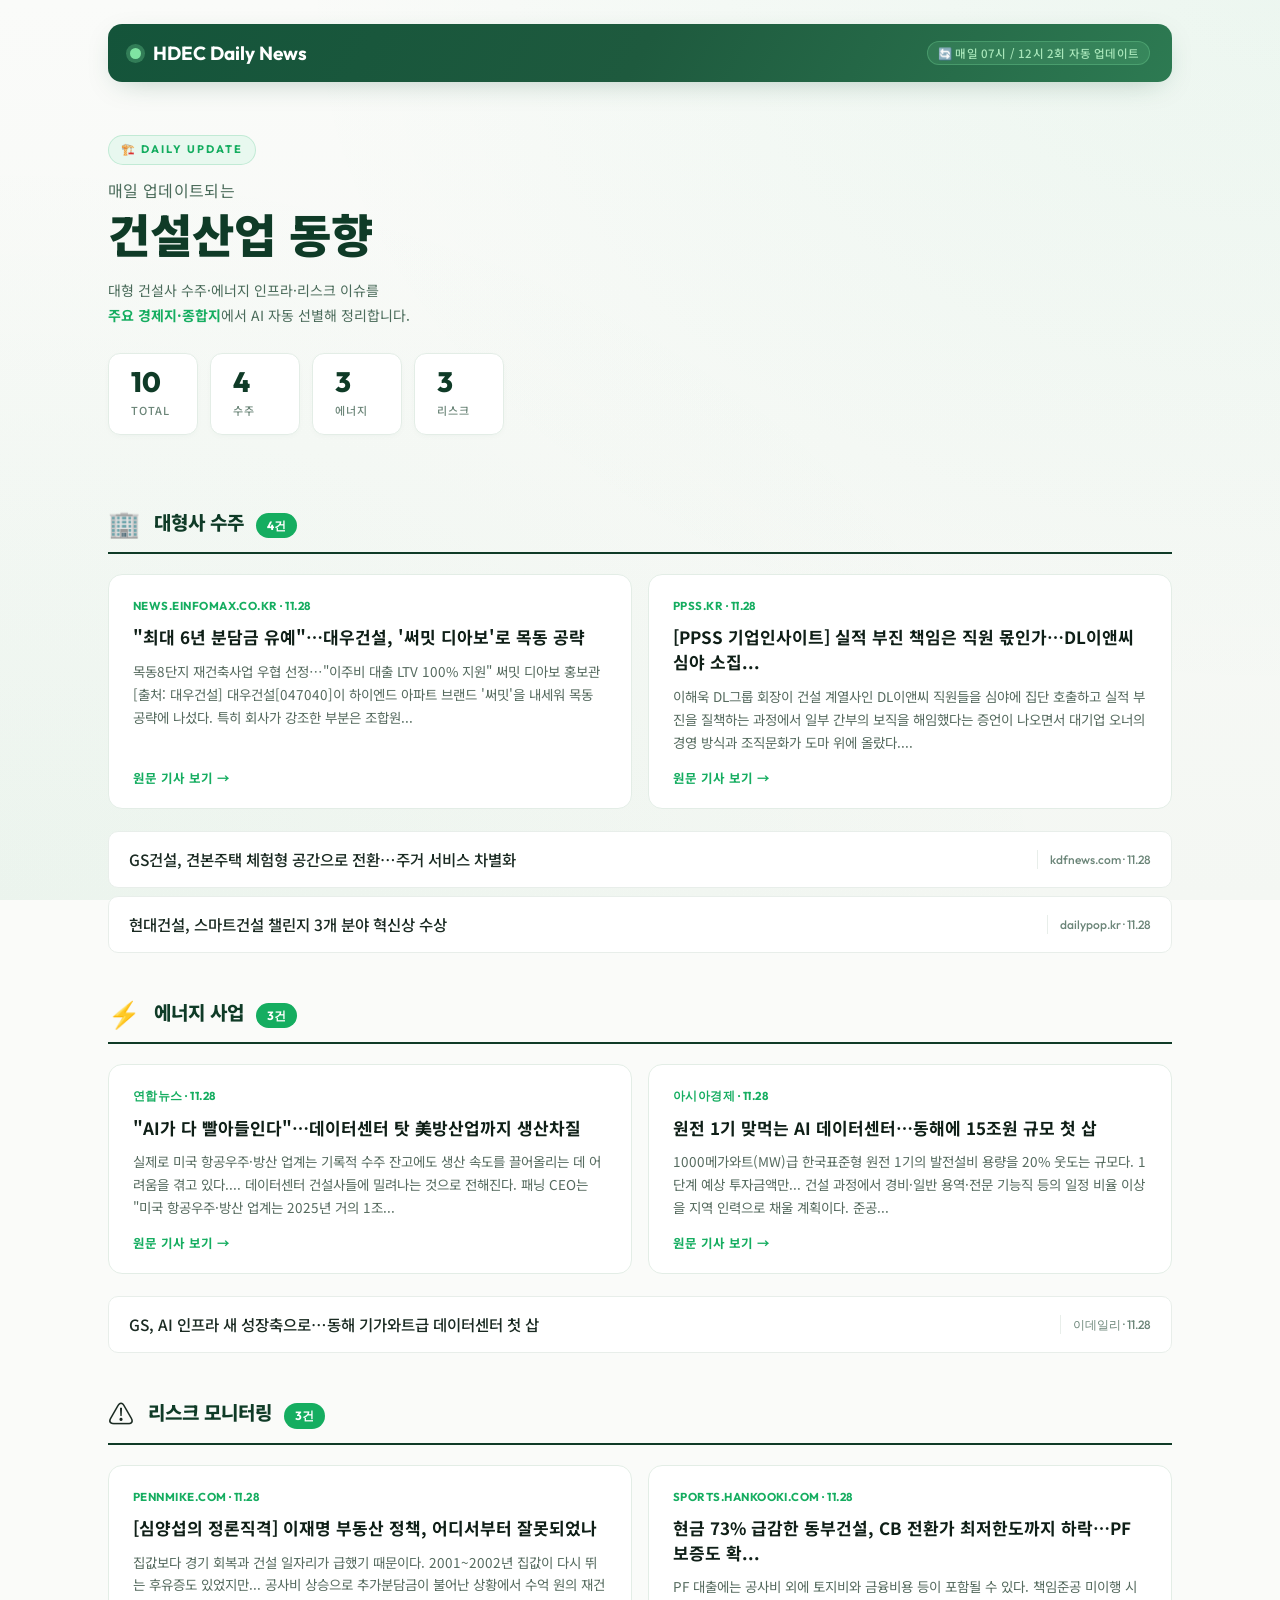
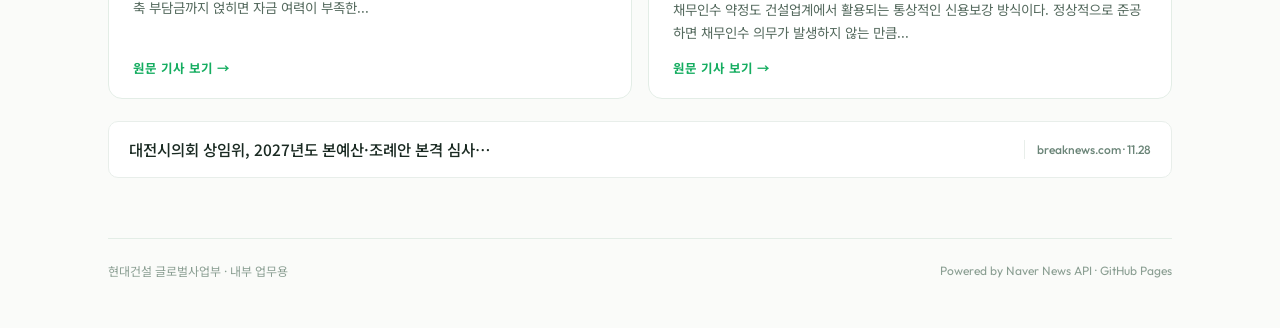
<file: index.html>
<!DOCTYPE html>
<html lang="ko">
<head>
    <meta charset="UTF-8">
    <meta name="viewport" content="width=device-width, initial-scale=1.0">
    <title>건설산업 동향 Daily | HDEC Daily News</title>
    <link rel="preconnect" href="https://fonts.googleapis.com">
    <link rel="preconnect" href="https://fonts.gstatic.com" crossorigin>
    <link href="https://fonts.googleapis.com/css2?family=Noto+Sans+KR:wght@300;400;500;700;900&family=Outfit:wght@300;400;600;800&display=swap" rel="stylesheet">
    <link rel="stylesheet" href="style.css">
</head>
<body>

<div class="bg-wrap"><div class="bg-overlay"></div></div>

<main class="container">

  <header class="site-header">
    <a href="https://hdec-daily-news.github.io/landing/" class="brand">
      <span class="brand-dot"></span>
      <span class="brand-name">HDEC Daily News</span>
    </a>
    <div class="site-meta">
      <span class="auto-badge">🔄 매일 07시 / 12시 2회 자동 업데이트</span>
    </div>
  </header>

  <section class="hero">
    <div class="hero-tag">🏗️ DAILY UPDATE</div>
    <h1>
      <span class="hero-sub">매일 업데이트되는</span>
      <span class="hero-main">건설산업 동향</span>
    </h1>
    <p class="hero-desc">
      대형 건설사 수주·에너지 인프라·리스크 이슈를<br>
      <strong>주요 경제지·종합지</strong>에서 AI 자동 선별해 정리합니다.
    </p>
    <div class="hero-stats">
      <div class="stat"><span class="stat-num">10</span><span class="stat-lab">TOTAL</span></div>
      <div class="stat"><span class="stat-num">4</span><span class="stat-lab">수주</span></div>
      <div class="stat"><span class="stat-num">3</span><span class="stat-lab">에너지</span></div>
      <div class="stat"><span class="stat-num">3</span><span class="stat-lab">리스크</span></div>
    </div>
  </section>

  
    <section class="section">
      <div class="section-head">
        <div class="section-icon">🏢</div>
        <div class="section-meta">
          <h2 class="section-title">대형사 수주</h2>
          <div class="section-count">4건</div>
        </div>
      </div>
      <div class="top-cards">
        <a class="top-card" href="https://news.einfomax.co.kr/news/articleView.html?idxno=4447045" target="_blank" rel="noopener">
          <div class="top-card-source">news.einfomax.co.kr · 11.28</div>
          <h3 class="top-card-title">&quot;최대 6년 분담금 유예&quot;…대우건설, '써밋 디아보'로 목동 공략</h3>
          <p class="top-card-desc">목동8단지 재건축사업 우협 선정…&quot;이주비 대출 LTV 100% 지원&quot; 써밋 디아보 홍보관[출처: 대우건설] 대우건설[047040]이 하이엔드 아파트 브랜드 '써밋'을 내세워 목동 공략에 나섰다. 특히 회사가 강조한 부분은 조합원... </p>
          <span class="top-card-more">원문 기사 보기 →</span>
        </a>
        <a class="top-card" href="https://www.ppss.kr/news/articleView.html?idxno=323560" target="_blank" rel="noopener">
          <div class="top-card-source">ppss.kr · 11.28</div>
          <h3 class="top-card-title">[PPSS 기업인사이트] 실적 부진 책임은 직원 몫인가…DL이앤씨 심야 소집...</h3>
          <p class="top-card-desc">이해욱 DL그룹 회장이 건설 계열사인 DL이앤씨 직원들을 심야에 집단 호출하고 실적 부진을 질책하는 과정에서 일부 간부의 보직을 해임했다는 증언이 나오면서 대기업 오너의 경영 방식과 조직문화가 도마 위에 올랐다.... </p>
          <span class="top-card-more">원문 기사 보기 →</span>
        </a></div><ul class="headlines">
          <li class="headline">
            <a href="http://www.kdfnews.com/news/articleView.html?idxno=191524" target="_blank" rel="noopener">
              <span class="hl-title">GS건설, 견본주택 체험형 공간으로 전환…주거 서비스 차별화</span>
              <span class="hl-meta">kdfnews.com · 11.28</span>
            </a>
          </li>
          <li class="headline">
            <a href="http://www.dailypop.kr/news/articleView.html?idxno=105135" target="_blank" rel="noopener">
              <span class="hl-title">현대건설, 스마트건설 챌린지 3개 분야 혁신상 수상</span>
              <span class="hl-meta">dailypop.kr · 11.28</span>
            </a>
          </li></ul>
    </section>
    <section class="section">
      <div class="section-head">
        <div class="section-icon">⚡</div>
        <div class="section-meta">
          <h2 class="section-title">에너지 사업</h2>
          <div class="section-count">3건</div>
        </div>
      </div>
      <div class="top-cards">
        <a class="top-card" href="https://www.yna.co.kr/view/AKR20261128020200009?input=1195m" target="_blank" rel="noopener">
          <div class="top-card-source">연합뉴스 · 11.28</div>
          <h3 class="top-card-title">&quot;AI가 다 빨아들인다&quot;…데이터센터 탓 美방산업까지 생산차질</h3>
          <p class="top-card-desc">실제로 미국 항공우주·방산 업계는 기록적 수주 잔고에도 생산 속도를 끌어올리는 데 어려움을 겪고 있다.... 데이터센터 건설사들에 밀려나는 것으로 전해진다. 패닝 CEO는 &quot;미국 항공우주·방산 업계는 2025년 거의 1조... </p>
          <span class="top-card-more">원문 기사 보기 →</span>
        </a>
        <a class="top-card" href="https://view.asiae.co.kr/article/2026112809463727415" target="_blank" rel="noopener">
          <div class="top-card-source">아시아경제 · 11.28</div>
          <h3 class="top-card-title">원전 1기 맞먹는 AI 데이터센터…동해에 15조원 규모 첫 삽</h3>
          <p class="top-card-desc">1000메가와트(MW)급 한국표준형 원전 1기의 발전설비 용량을 20% 웃도는 규모다. 1단계 예상 투자금액만... 건설 과정에서 경비·일반 용역·전문 기능직 등의 일정 비율 이상을 지역 인력으로 채울 계획이다. 준공... </p>
          <span class="top-card-more">원문 기사 보기 →</span>
        </a></div><ul class="headlines">
          <li class="headline">
            <a href="https://www.edaily.co.kr/News/Read?newsId=01617046645650312&amp;mediaCodeNo=257&amp;utm_source=naver&amp;utm_medium=referral&amp;utm_campaign=news_syndication&amp;utm_content=original_article" target="_blank" rel="noopener">
              <span class="hl-title">GS, AI 인프라 새 성장축으로…동해 기가와트급 데이터센터 첫 삽</span>
              <span class="hl-meta">이데일리 · 11.28</span>
            </a>
          </li></ul>
    </section>
    <section class="section">
      <div class="section-head">
        <div class="section-icon">⚠️</div>
        <div class="section-meta">
          <h2 class="section-title">리스크 모니터링</h2>
          <div class="section-count">3건</div>
        </div>
      </div>
      <div class="top-cards">
        <a class="top-card" href="https://www.pennmike.com/news/articleView.html?idxno=132986" target="_blank" rel="noopener">
          <div class="top-card-source">pennmike.com · 11.28</div>
          <h3 class="top-card-title">[심양섭의 정론직격] 이재명 부동산 정책, 어디서부터 잘못되었나</h3>
          <p class="top-card-desc">집값보다 경기 회복과 건설 일자리가 급했기 때문이다. 2001~2002년 집값이 다시 뛰는 후유증도 있었지만... 공사비 상승으로 추가분담금이 불어난 상황에서 수억 원의 재건축 부담금까지 얹히면 자금 여력이 부족한... </p>
          <span class="top-card-more">원문 기사 보기 →</span>
        </a>
        <a class="top-card" href="https://sports.hankooki.com/news/articleView.html?idxno=6944320" target="_blank" rel="noopener">
          <div class="top-card-source">sports.hankooki.com · 11.28</div>
          <h3 class="top-card-title">현금 73% 급감한 동부건설, CB 전환가 최저한도까지 하락…PF 보증도 확...</h3>
          <p class="top-card-desc">PF 대출에는 공사비 외에 토지비와 금융비용 등이 포함될 수 있다. 책임준공 미이행 시 채무인수 약정도 건설업계에서 활용되는 통상적인 신용보강 방식이다. 정상적으로 준공하면 채무인수 의무가 발생하지 않는 만큼... </p>
          <span class="top-card-more">원문 기사 보기 →</span>
        </a></div><ul class="headlines">
          <li class="headline">
            <a href="http://www.breaknews.com/1254938" target="_blank" rel="noopener">
              <span class="hl-title">대전시의회 상임위, 2027년도 본예산·조례안 본격 심사…</span>
              <span class="hl-meta">breaknews.com · 11.28</span>
            </a>
          </li></ul>
    </section>

  <footer class="site-footer">
    <div>현대건설 글로벌사업부 · 내부 업무용</div>
    <div class="tech">Powered by Naver News API · GitHub Pages</div>
  </footer>

</main>
</body>
</html>
</file>
<file: style.css>
/* ========= Reset ========= */
*, *::before, *::after { box-sizing: border-box; margin: 0; padding: 0; }
html, body { height: 100%; }
body {
  font-family: 'Noto Sans KR', -apple-system, BlinkMacSystemFont, sans-serif;
  color: #1a2a22;
  background: #fafbf9;
  overflow-x: hidden;
  min-height: 100vh;
  line-height: 1.6;
  -webkit-font-smoothing: antialiased;
}
a { color: inherit; text-decoration: none; }
ul { list-style: none; }

/* ========= Background (아주 연한 그린 틴트) ========= */
.bg-wrap {
  position: fixed;
  inset: 0;
  z-index: -2;
  background:
    radial-gradient(ellipse at top right, rgba(21, 173, 96, 0.06), transparent 55%),
    radial-gradient(ellipse at bottom left, rgba(21, 173, 96, 0.04), transparent 60%),
    linear-gradient(180deg, #fafbf9 0%, #f4f7f3 100%);
}
.bg-overlay { display: none; }

/* ========= Layout ========= */
.container {
  max-width: 1120px;
  margin: 0 auto;
  padding: 24px 28px 48px;
}

/* ========= Header (다크 그린 스트립 - '일부만 그린') ========= */
.site-header {
  display: flex;
  justify-content: space-between;
  align-items: center;
  padding: 14px 22px;
  margin-bottom: 32px;
  background: linear-gradient(120deg, #14543a 0%, #1e5a3e 50%, #2d7a52 100%);
  border-radius: 14px;
  color: #fff;
  box-shadow: 0 8px 30px -12px rgba(20, 84, 58, 0.35);
}
.brand {
  display: flex;
  align-items: center;
  gap: 12px;
  font-family: 'Outfit', sans-serif;
  font-weight: 700;
  font-size: 19px;
  color: #fff;
  transition: opacity 0.2s;
}
.brand:hover { opacity: 0.85; }
.brand-dot {
  width: 11px; height: 11px; border-radius: 50%;
  background: #7fe4a2;
  box-shadow: 0 0 0 4px rgba(127, 228, 162, 0.28);
  animation: pulse 2.2s ease-in-out infinite;
}
@keyframes pulse {
  0%, 100% { box-shadow: 0 0 0 4px rgba(127, 228, 162, 0.28); }
  50%      { box-shadow: 0 0 0 10px rgba(127, 228, 162, 0.06); }
}
.site-meta {
  font-size: 12.5px;
  color: #c7e8d2;
  font-weight: 300;
}
.site-meta .sep { margin: 0 8px; opacity: 0.5; }
.site-meta .auto-badge {
  display: inline-block;
  padding: 2px 10px;
  border-radius: 999px;
  background: rgba(127, 228, 162, 0.14);
  color: #a8e6ba;
  font-weight: 500;
  font-size: 11.5px;
  letter-spacing: 0.2px;
  border: 1px solid rgba(127, 228, 162, 0.28);
}

/* ========= Hero ========= */
.hero { padding: 20px 0 28px; }
.hero-tag {
  display: inline-block;
  font-family: 'Outfit', sans-serif;
  font-size: 11px;
  font-weight: 700;
  letter-spacing: 0.18em;
  color: #15ad60;
  background: #e8f8ef;
  border: 1px solid rgba(21, 173, 96, 0.18);
  padding: 5px 12px;
  border-radius: 999px;
  margin-bottom: 16px;
}
.hero h1 { line-height: 1.15; font-weight: 900; }
.hero-sub {
  display: block;
  font-size: clamp(13px, 1.6vw, 16px);
  font-weight: 400;
  color: #4a6b5a;
  margin-bottom: 8px;
  letter-spacing: 0.02em;
}
.hero-main {
  display: block;
  font-size: clamp(28px, 4.6vw, 46px);
  color: #0f3b27;
  font-weight: 900;
}
.hero-desc {
  margin-top: 18px;
  font-size: 14px;
  line-height: 1.75;
  color: #4a6b5a;
  font-weight: 400;
  max-width: 720px;
}
.hero-desc strong { color: #15ad60; font-weight: 700; }
.hero-stats {
  display: flex;
  gap: 12px;
  margin-top: 26px;
  flex-wrap: wrap;
}
.stat {
  display: flex;
  flex-direction: column;
  padding: 14px 22px;
  background: #fff;
  border: 1px solid #e3ede6;
  border-radius: 12px;
  min-width: 90px;
  box-shadow: 0 2px 8px -4px rgba(20, 84, 58, 0.08);
}
.stat-num {
  font-family: 'Outfit', sans-serif;
  font-size: 28px;
  font-weight: 800;
  color: #0f3b27;
  line-height: 1;
}
.stat-lab {
  margin-top: 6px;
  font-size: 11px;
  font-weight: 500;
  letter-spacing: 0.08em;
  color: #6b8578;
  text-transform: uppercase;
}

/* ========= Section ========= */
.section { margin-top: 44px; }
.section-head {
  display: flex;
  align-items: center;
  gap: 14px;
  padding-bottom: 14px;
  margin-bottom: 20px;
  border-bottom: 2px solid #0f3b27;
}
.section-icon {
  font-size: 26px;
  line-height: 1;
}
.section-meta { display: flex; align-items: baseline; gap: 12px; flex: 1; }
.section-title {
  font-size: 19px;
  font-weight: 800;
  color: #0f3b27;
}
.section-count {
  font-family: 'Outfit', sans-serif;
  font-size: 12px;
  font-weight: 700;
  color: #fff;
  background: #15ad60;
  padding: 3px 11px;
  border-radius: 999px;
  letter-spacing: 0.02em;
}

/* ========= Top cards (대표 2장) ========= */
.top-cards {
  display: grid;
  grid-template-columns: 1fr 1fr;
  gap: 16px;
  margin-bottom: 22px;
}
.top-card {
  display: flex;
  flex-direction: column;
  padding: 22px 24px 20px;
  background: #fff;
  color: #1a2a22;
  border-radius: 14px;
  border: 1px solid #e3ede6;
  transition: transform 0.3s cubic-bezier(0.2, 0.9, 0.3, 1),
              box-shadow 0.3s ease,
              border-color 0.3s ease;
  min-height: 170px;
}
.top-card:hover {
  transform: translateY(-3px);
  box-shadow: 0 18px 40px -14px rgba(20, 84, 58, 0.18);
  border-color: #15ad60;
}
.top-card-source {
  font-family: 'Outfit', sans-serif;
  font-size: 11.5px;
  font-weight: 700;
  letter-spacing: 0.04em;
  color: #15ad60;
  text-transform: uppercase;
  margin-bottom: 10px;
}
.top-card-title {
  font-size: 17px;
  font-weight: 700;
  line-height: 1.45;
  color: #0f1f17;
  margin-bottom: 10px;
}
.top-card-desc {
  font-size: 13.5px;
  line-height: 1.7;
  color: #556a5e;
  font-weight: 400;
  flex: 1;
  display: -webkit-box;
  -webkit-line-clamp: 3;
  -webkit-box-orient: vertical;
  overflow: hidden;
}
.top-card-more {
  margin-top: 14px;
  font-size: 12.5px;
  font-weight: 700;
  color: #15ad60;
  align-self: flex-start;
}

/* ========= Headlines list (더 큰 글자, 더 눈에 띄게) ========= */
.headlines {
  display: flex;
  flex-direction: column;
  gap: 8px;
  background: transparent;
}
.headline a {
  display: flex;
  justify-content: space-between;
  gap: 20px;
  padding: 16px 20px;
  background: #fff;
  border: 1px solid #e8eeea;
  border-radius: 10px;
  transition: border-color 0.2s ease, box-shadow 0.2s ease, transform 0.2s ease;
  align-items: center;
}
.headline a:hover {
  border-color: #15ad60;
  box-shadow: 0 6px 18px -8px rgba(20, 84, 58, 0.18);
  transform: translateX(3px);
}
.hl-title {
  font-size: 15.5px;
  color: #1a2a22;
  font-weight: 500;
  flex: 1;
  line-height: 1.5;
  overflow: hidden;
  text-overflow: ellipsis;
  display: -webkit-box;
  -webkit-line-clamp: 2;
  -webkit-box-orient: vertical;
}
.headline a:hover .hl-title { color: #0f3b27; }
.hl-meta {
  font-family: 'Outfit', sans-serif;
  font-size: 12px;
  color: #6b8578;
  font-weight: 500;
  white-space: nowrap;
  flex-shrink: 0;
  padding-left: 12px;
  border-left: 1px solid #e8eeea;
}

.empty {
  padding: 32px 22px;
  text-align: center;
  color: #8a9e92;
  font-size: 13px;
  background: #fff;
  border: 1px dashed #d5dfd8;
  border-radius: 12px;
  font-style: italic;
}

/* ========= Footer ========= */
.site-footer {
  margin-top: 60px;
  padding-top: 22px;
  border-top: 1px solid #e3ede6;
  display: flex;
  justify-content: space-between;
  font-size: 12px;
  color: #8a9e92;
}
.site-footer .tech { font-family: 'Outfit', sans-serif; }

/* ========= Responsive ========= */
@media (max-width: 768px) {
  .container { padding: 16px 14px 32px; }
  .site-header { padding: 12px 16px; margin-bottom: 22px; }
  .hero { padding: 14px 0 22px; }
  .top-cards { grid-template-columns: 1fr; }
  .headline a { flex-direction: column; align-items: flex-start; gap: 8px; padding: 14px 16px; }
  .hl-meta { padding-left: 0; border-left: 0; }
  .site-meta { display: none; }
  .site-footer { flex-direction: column; gap: 6px; }
}
</file>
